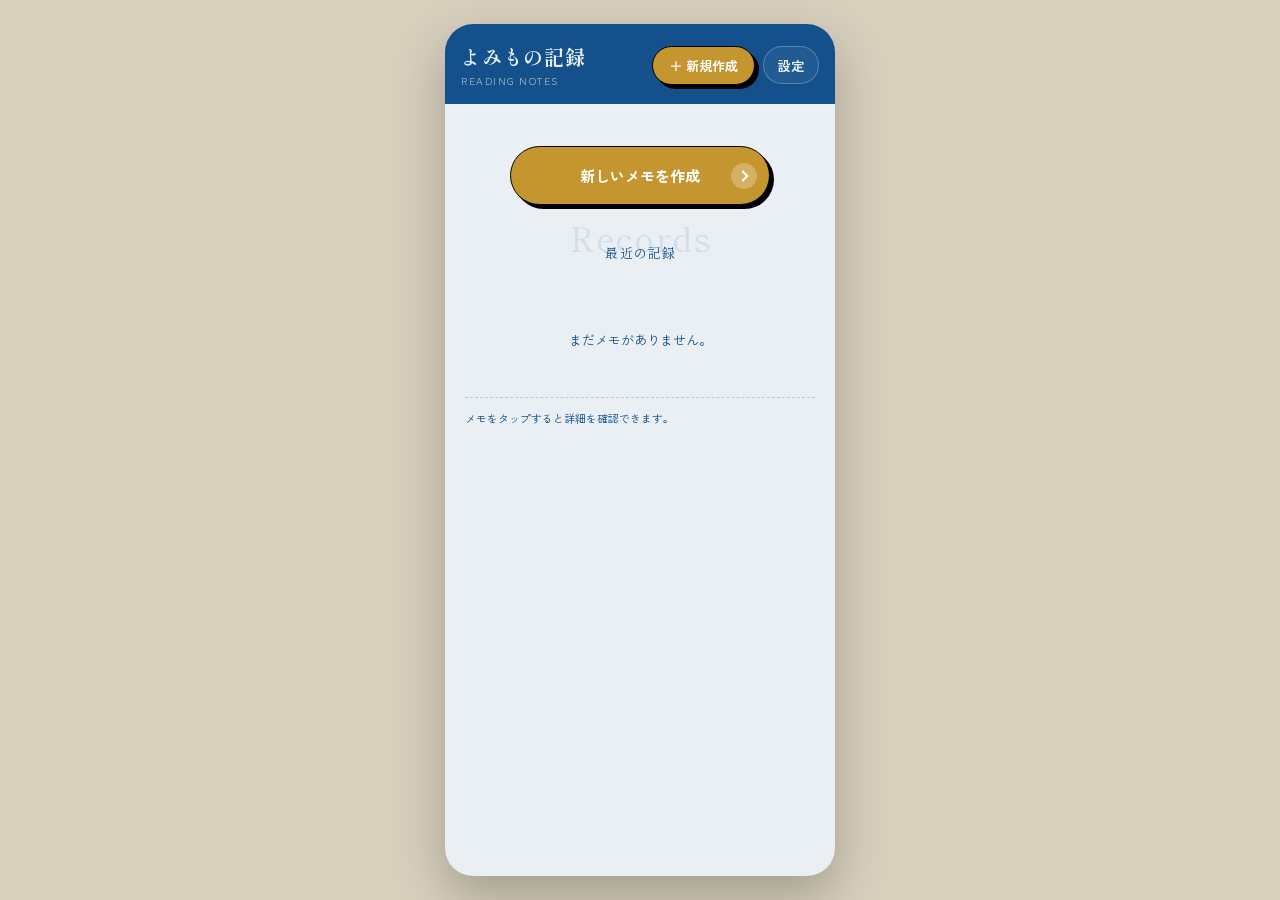
<file: index.html>
<!DOCTYPE html>
<html lang="ja">
<head>
<meta charset="UTF-8">
<meta name="viewport" content="width=device-width, initial-scale=1.0">
<title>ホーム│よみもの記録</title>

<link rel="icon" href="favicon.ico" sizes="any">
<link rel="icon" type="image/png" href="favicon-32.png" sizes="32x32">
<link rel="apple-touch-icon" href="apple-touch-icon.png">
<link rel="manifest" href="manifest.json">
<meta name="theme-color" content="#14518c">

<link rel="preconnect" href="https://fonts.googleapis.com">
<link
  href="https://fonts.googleapis.com/css2?family=Shippori+Mincho:wght@500;700&family=Zen+Kaku+Gothic+New:wght@400;500;700&display=swap"
  rel="stylesheet"
>
<link rel="stylesheet" href="style.css">
</head>
<body>
<div class="frame">

  <header>
    <div class="brand">
      よみもの記録
      <span>READING NOTES</span>
    </div>
    <div class="header-actions">
      <button type="button" class="btn-new-header" id="new-button">＋ 新規作成</button>
      <button type="button" class="icon-btn" id="settings-button">設定</button>
    </div>
  </header>

  <main>
    <div class="left-card">
      <button type="button" class="btn-big" id="create-button">新しいメモを作成</button>
    </div>

    <p class="section-label" data-en="Records"><span>最近の記録</span></p>

    <div id="book-list">
      <p id="empty-message">読み込み中...</p>
    </div>

    <p class="note">メモをタップすると詳細を確認できます。</p>
  </main>

</div>

<script type="module" src="index.js"></script>
</body>
</html>
</file>
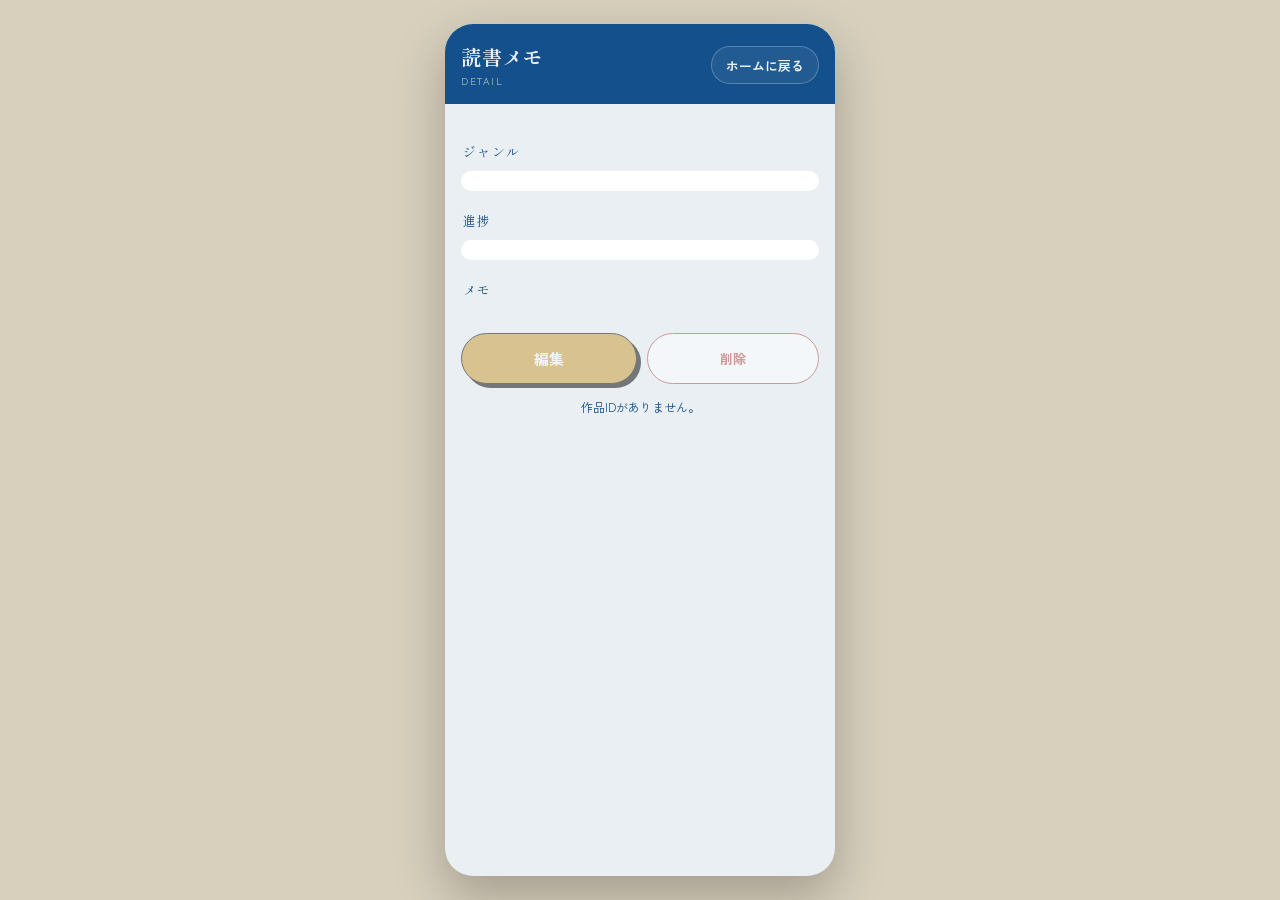
<file: detail.html>
<!DOCTYPE html>
<html lang="ja">
<head>
<meta charset="UTF-8">
<meta name="viewport" content="width=device-width, initial-scale=1.0">
<title>読書メモ│よみもの記録</title>

<link rel="icon" href="favicon.ico" sizes="any">
<link rel="icon" type="image/png" href="favicon-32.png" sizes="32x32">
<link rel="apple-touch-icon" href="apple-touch-icon.png">
<link rel="manifest" href="manifest.json">
<meta name="theme-color" content="#14518c">

<link rel="preconnect" href="https://fonts.googleapis.com">
<link
  href="https://fonts.googleapis.com/css2?family=Shippori+Mincho:wght@500;700&family=Zen+Kaku+Gothic+New:wght@400;500;700&display=swap"
  rel="stylesheet"
>
<link rel="stylesheet" href="style.css">
</head>
<body>
<div class="frame">

  <header>
    <div class="brand">
      読書メモ
      <span>DETAIL</span>
    </div>
    <button type="button" class="icon-btn" id="back-button">ホームに戻る</button>
  </header>

  <main>
    <!-- 表示モード -->
    <section id="view-mode">
      <h1 class="book-title" id="view-title">読み込み中...</h1>
      <p class="book-author" id="view-author"></p>

      <p class="section-label">ジャンル</p>
      <p class="info-box" id="view-genre"></p>

      <p class="section-label">進捗</p>
      <p class="info-box" id="view-status"></p>

      <p class="section-label">メモ</p>
      <div id="view-memos"></div>

      <div class="view-actions">
        <button type="button" class="btn-main" id="edit-button" disabled>編集</button>
        <button type="button" class="btn-danger" id="delete-button" disabled>削除</button>
      </div>
    </section>

    <!-- 編集モード -->
    <div id="editor" hidden></div>

    <p class="message" id="notice"></p>
  </main>

</div>

<script type="module" src="detail.js"></script>
</body>
</html>
</file>
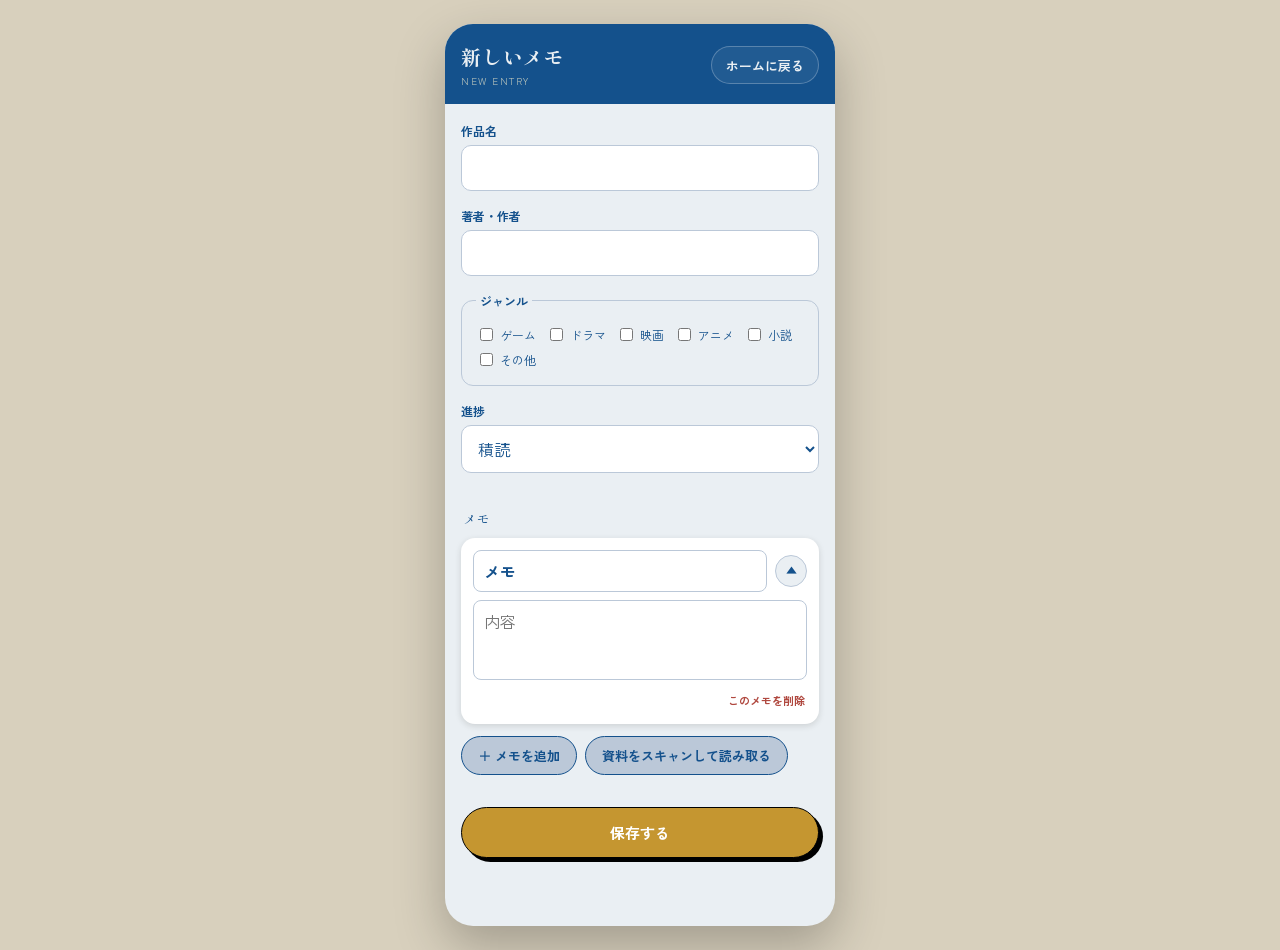
<file: new.html>
<!DOCTYPE html>
<html lang="ja">
<head>
<meta charset="UTF-8">
<meta name="viewport" content="width=device-width, initial-scale=1.0">
<title>新しいメモ│よみもの記録</title>

<link rel="icon" href="favicon.ico" sizes="any">
<link rel="icon" type="image/png" href="favicon-32.png" sizes="32x32">
<link rel="apple-touch-icon" href="apple-touch-icon.png">
<link rel="manifest" href="manifest.json">
<meta name="theme-color" content="#14518c">

<link rel="preconnect" href="https://fonts.googleapis.com">
<link
  href="https://fonts.googleapis.com/css2?family=Shippori+Mincho:wght@500;700&family=Zen+Kaku+Gothic+New:wght@400;500;700&display=swap"
  rel="stylesheet"
>
<link rel="stylesheet" href="style.css">
</head>
<body>
<div class="frame">

  <header>
    <div class="brand">
      新しいメモ
      <span>NEW ENTRY</span>
    </div>
    <button type="button" class="icon-btn" id="back-button">ホームに戻る</button>
  </header>

  <main>
    <div id="editor"></div>
  </main>

</div>

<script type="module" src="new.js"></script>
</body>
</html>
</file>
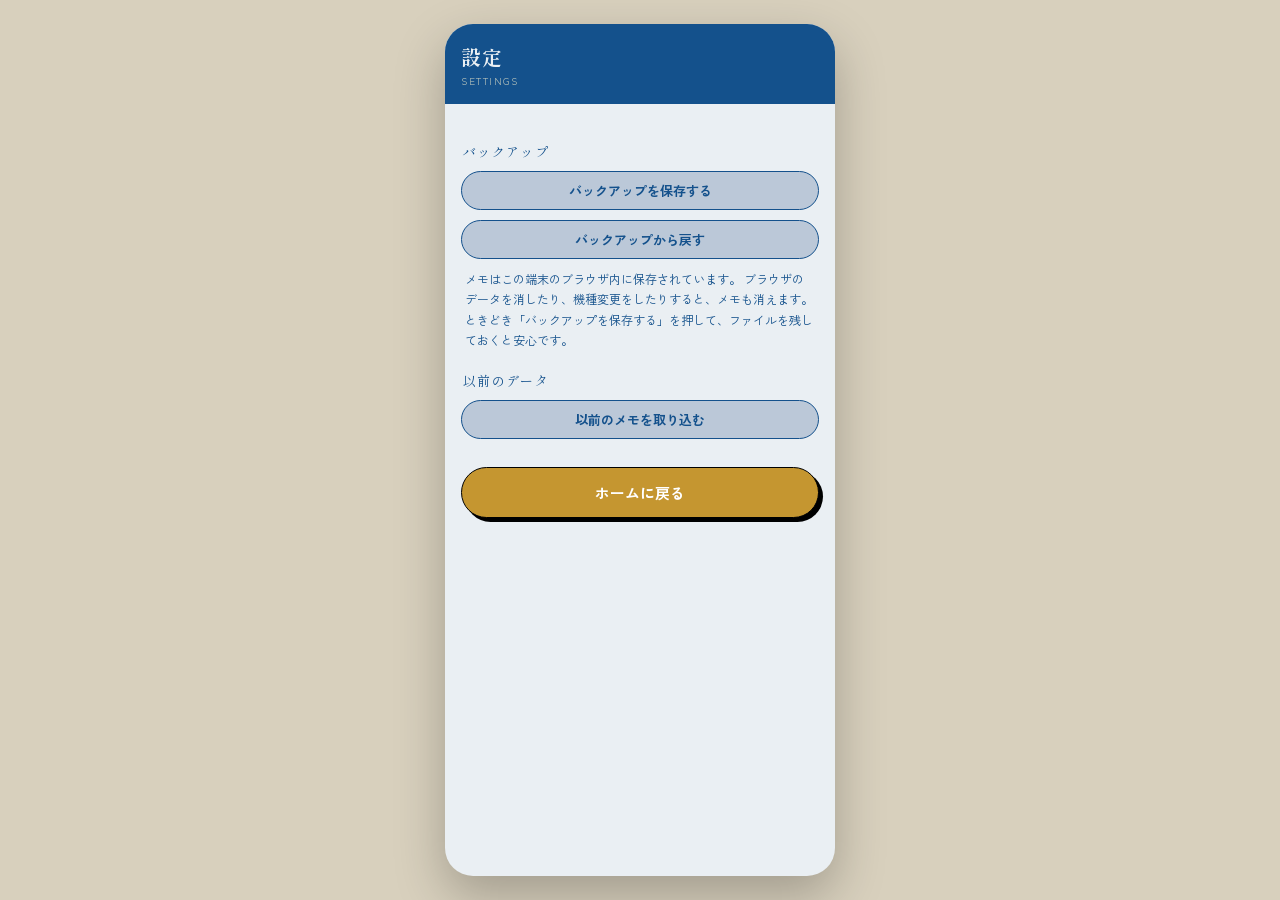
<file: settings.html>
<!DOCTYPE html>
<html lang="ja">
<head>
<meta charset="UTF-8">
<meta name="viewport" content="width=device-width, initial-scale=1.0">
<title>設定│よみもの記録</title>

<link rel="icon" href="favicon.ico" sizes="any">
<link rel="icon" type="image/png" href="favicon-32.png" sizes="32x32">
<link rel="apple-touch-icon" href="apple-touch-icon.png">
<link rel="manifest" href="manifest.json">
<meta name="theme-color" content="#14518c">

<link rel="preconnect" href="https://fonts.googleapis.com">
<link
  href="https://fonts.googleapis.com/css2?family=Shippori+Mincho:wght@500;700&family=Zen+Kaku+Gothic+New:wght@400;500;700&display=swap"
  rel="stylesheet"
>
<link rel="stylesheet" href="style.css">
</head>
<body>
<div class="frame">

  <header>
    <div class="brand">
      設定
      <span>SETTINGS</span>
    </div>
  </header>

  <main>
    <p class="section-label">バックアップ</p>
    <div class="stack">
      <button type="button" class="btn-sub full-width" id="export-button">バックアップを保存する</button>
      <button type="button" class="btn-sub full-width" id="import-button">バックアップから戻す</button>
    </div>
    <input type="file" id="import-file" accept="application/json,.json" hidden>
    <p class="settings-note">
      メモはこの端末のブラウザ内に保存されています。
      ブラウザのデータを消したり、機種変更をしたりすると、メモも消えます。
      ときどき「バックアップを保存する」を押して、ファイルを残しておくと安心です。
    </p>

    <p class="section-label">以前のデータ</p>
    <button type="button" class="btn-sub full-width" id="migrate-button">以前のメモを取り込む</button>

    <button type="button" class="btn-main full-width mt-28" id="back-button">ホームに戻る</button>

    <p class="message" id="message"></p>
  </main>

</div>

<script type="module" src="settings.js"></script>
</body>
</html>
</file>
<file: style.css>
:root {
  --kurai: #14518c;
  --choikura: #bbc8d8;
  --main: #c59630;
  --akarui: #eaeff3;
  --danger: #b0483f;
}

[hidden] {
  display: none !important;
}

* {
  box-sizing: border-box;
}

body {
  margin: 0;
  background: #d8d0bd;
  color: var(--kurai);
  font-family: "Zen Kaku Gothic New", sans-serif;
  display: flex;
  justify-content: center;
  min-height: 100vh;
  padding: 24px 0;
}

/* ===== 枠・ヘッダー ===== */

.frame {
  width: 390px;
  min-height: 780px;
  background: var(--akarui);
  border-radius: 28px;
  overflow: hidden;
  box-shadow: 0 20px 50px rgba(0, 0, 0, 0.25);
  display: flex;
  flex-direction: column;
}

header {
  background: var(--kurai);
  color: var(--akarui);
  padding: 18px 16px 16px;
  display: flex;
  align-items: center;
  justify-content: space-between;
}

.brand {
  font-family: "Shippori Mincho", serif;
  font-weight: 700;
  font-size: 20px;
  letter-spacing: 0.04em;
}

.brand span {
  display: block;
  font-family: "Zen Kaku Gothic New", sans-serif;
  font-size: 10px;
  font-weight: 400;
  letter-spacing: 0.15em;
  color: #b9c4bc;
  margin-top: 2px;
}

.header-actions {
  display: flex;
  align-items: center;
  gap: 8px;
}

main {
  padding: 18px 16px 40px;
  flex: 1;
}

/* ===== ボタン ===== */

button {
  font-family: "Zen Kaku Gothic New", sans-serif;
  cursor: pointer;
}

button:disabled {
  opacity: 0.5;
  cursor: default;
}

.icon-btn {
  height: 38px;
  padding: 0 14px;
  border-radius: 20px;
  border: 1px solid rgba(255, 255, 255, 0.25);
  background: rgba(255, 255, 255, 0.06);
  color: var(--akarui);
  font-weight: 700;
  font-size: 13px;
  white-space: nowrap;
}

.btn-new-header {
  background: var(--main);
  color: #fff;
  border: 1px solid black;
  border-radius: 50px;
  box-shadow: 4px 4px black;
  padding: 9px 16px;
  font-weight: 700;
  font-size: 13px;
}

.btn-main {
  padding: 14px;
  font-size: 15px;
  font-weight: 700;
  background: var(--main);
  color: #fff;
  border: 1px solid black;
  border-radius: 50px;
  box-shadow: 4px 4px black;
  text-align: center;
}

.btn-sub {
  background: var(--choikura);
  color: var(--kurai);
  border: 1px solid var(--kurai);
  border-radius: 50px;
  padding: 9px 16px;
  font-weight: 700;
  font-size: 13px;
}

.btn-danger {
  background: #fff;
  color: var(--danger);
  border: 1px solid var(--danger);
  border-radius: 50px;
  padding: 12px;
  font-size: 13px;
  font-weight: 700;
}

.btn-cancel {
  background: #fff;
  color: var(--kurai);
  border: 1px solid var(--choikura);
  border-radius: 50px;
  padding: 12px;
  font-size: 13px;
  font-weight: 700;
}

/* ===== 見出し・メッセージ ===== */

.section-label {
  font-family: "Shippori Mincho", serif;
  font-size: 13px;
  color: var(--kurai);
  letter-spacing: 0.1em;
  margin: 20px 0 10px 2px;
}

.section-label[data-en] {
  position: relative;
  padding: 30px 0 28px;
  text-align: center;
  margin: 0 0 10px 2px;
}

.section-label[data-en] span {
  position: relative;
  z-index: 2;
}

.section-label[data-en]::before {
  content: attr(data-en);
  position: absolute;
  top: 0;
  left: 50%;
  transform: translateX(-50%);
  color: rgb(20 80 140 / 0.1);
  font-size: 34px;
  z-index: 1;
}

.message {
  margin: 14px 4px 0;
  font-size: 12px;
  color: var(--kurai);
  text-align: center;
  min-height: 14px;
  overflow-wrap: anywhere;
}

/* ===== ホーム ===== */

.left-card {
  display: flex;
  justify-content: center;
}

.btn-big {
  position: relative;
  margin: 24px 0 8px;
  padding: 18px 30px;
  width: 260px;
  font-size: 15px;
  font-weight: 700;
  color: #fff;
  text-align: center;
  background: var(--main);
  border: 1px solid black;
  border-radius: 50px;
  box-shadow: 4px 4px black;
}

.btn-big::before {
  content: "";
  position: absolute;
  top: 50%;
  right: 12px;
  transform: translateY(-50%);
  width: 26px;
  height: 26px;
  background: rgba(255, 255, 255, 0.25);
  border-radius: 50%;
}

.btn-big::after {
  content: "";
  position: absolute;
  top: 50%;
  right: 22px;
  transform: translateY(-50%) rotate(45deg);
  width: 6px;
  height: 6px;
  border-top: 2px solid #fff;
  border-right: 2px solid #fff;
}

#book-list {
  display: grid;
  grid-template-columns: 1fr 1fr;
  gap: 12px;
}

.book-card {
  background: #edf3f7;
  border-radius: 14px;
  overflow: hidden;
  box-shadow: 0 2px 6px rgba(43, 38, 32, 0.25);
  cursor: pointer;
  transition: transform 0.15s ease, box-shadow 0.15s ease;
}

.book-card:active {
  transform: scale(0.98);
  box-shadow: 0 1px 3px rgba(43, 38, 32, 0.12);
}

.book-card h3 {
  font-weight: 700;
  font-size: 15px;
  line-height: 1.4;
  margin: 0;
  padding: 14px 12px 8px;
  overflow-wrap: anywhere;
}

.book-card p {
  font-size: 11px;
  line-height: 1.5;
  margin: 0 12px 6px;
}

.book-card p:last-child {
  margin-bottom: 14px;
}

#empty-message,
#list-error {
  grid-column: 1 / -1;
  text-align: center;
  font-size: 13px;
  padding: 30px 10px;
  margin: 0;
  overflow-wrap: anywhere;
}

.note {
  margin: 18px 4px 0;
  font-size: 11px;
  line-height: 1.6;
  border-top: 1px dashed var(--choikura);
  padding-top: 12px;
}

/* ===== フォーム共通 ===== */

.form-group {
  margin-bottom: 16px;
}

.form-group label {
  display: block;
  font-size: 12px;
  font-weight: 700;
  margin-bottom: 6px;
}

input[type="text"],
input[type="email"],
input[type="password"],
select,
textarea {
  font-family: "Zen Kaku Gothic New", sans-serif;
  font-size: 16px; /* iPhoneで入力時に拡大されないよう16px */
  color: var(--kurai);
}

.form-group input,
.form-group select {
  width: 100%;
  padding: 10px 12px;
  border: 1px solid var(--choikura);
  border-radius: 10px;
  background: #fff;
}

.form-group input:focus,
.form-group select:focus {
  outline: 2px solid var(--main);
  outline-offset: 1px;
}

fieldset {
  border: 1px solid var(--choikura);
  border-radius: 12px;
  padding: 12px 14px 14px;
  margin: 0 0 16px;
}

legend {
  font-size: 12px;
  font-weight: 700;
  padding: 0 4px;
}

fieldset label {
  display: inline-flex;
  align-items: center;
  gap: 4px;
  font-size: 12px;
  margin: 4px 10px 0 0;
}

/* ===== 編集フォーム ===== */

#book-form {
  display: flex;
  flex-direction: column;
}

#book-form > .btn-main {
  margin-top: 8px;
}

#book-form > .btn-cancel {
  margin-top: 10px;
}

.form-tools {
  display: flex;
  flex-wrap: wrap;
  gap: 8px;
  margin-bottom: 24px;
}

/* ===== メモ(表示・編集 共通) ===== */

#memo-list,
#view-memos {
  display: flex;
  flex-direction: column;
  gap: 12px;
  margin-bottom: 12px;
}

.memo-item {
  background: #fff;
  border-radius: 14px;
  box-shadow: 0 2px 6px rgba(43, 38, 32, 0.15);
  padding: 12px;
  display: flex;
  flex-direction: column;
  gap: 8px;
}

.memo-header {
  display: flex;
  align-items: center;
  gap: 8px;
}

.memo-label {
  flex: 1;
  min-width: 0;
  border: 1px solid var(--choikura);
  border-radius: 8px;
  padding: 8px 10px;
  font-weight: 700;
}

.memo-label-text {
  flex: 1;
  margin: 0;
  font-weight: 700;
  font-size: 14px;
  overflow-wrap: anywhere;
}

.toggle-memo-button {
  flex-shrink: 0;
  width: 32px;
  height: 32px;
  border-radius: 50%;
  border: 1px solid var(--choikura);
  background: var(--akarui);
  color: var(--kurai);
  font-size: 11px;
  transition: transform 0.15s ease;
}

/* 開いているときは矢印を反転 */
.memo-item:not(.collapsed) .toggle-memo-button {
  transform: rotate(180deg);
}

.memo-body {
  display: flex;
  flex-direction: column;
  gap: 8px;
}

.memo-item.collapsed .memo-body {
  display: none;
}

.memo-content {
  border: 1px solid var(--choikura);
  border-radius: 8px;
  padding: 8px 10px;
  min-height: 80px;
  resize: none;
  overflow: hidden;
}

.memo-content-text {
  margin: 0;
  font-size: 13px;
  line-height: 1.6;
  white-space: pre-wrap;
  overflow-wrap: anywhere;
}

.delete-memo-button {
  align-self: flex-end;
  background: none;
  border: none;
  color: var(--danger);
  font-size: 11px;
  font-weight: 700;
  padding: 4px 2px;
}

/* ===== 詳細(表示モード) ===== */

.book-title {
  font-family: "Shippori Mincho", serif;
  font-size: 19px;
  font-weight: 700;
  margin: 4px 2px;
  overflow-wrap: anywhere;
}

.book-author {
  font-size: 12px;
  margin: 0 2px 12px;
}

.info-box {
  font-size: 13px;
  background: #fff;
  border-radius: 10px;
  padding: 10px 12px;
  margin: 0;
}

.view-actions {
  display: flex;
  gap: 10px;
  margin-top: 24px;
}

.view-actions button {
  flex: 1;
}

/* ===== 設定 ===== */

.settings-card {
  background: #fff;
  border-radius: 14px;
  box-shadow: 0 2px 6px rgba(43, 38, 32, 0.15);
  padding: 14px 16px;
}

.settings-card p {
  margin: 0;
  font-size: 13px;
  overflow-wrap: anywhere;
}

.full-width {
  width: 100%;
}

.mt-28 {
  margin-top: 28px;
}

.stack {
  display: flex;
  flex-direction: column;
  gap: 10px;
}

.settings-note {
  font-size: 12px;
  line-height: 1.7;
  margin: 10px 4px 0;
}

/* ===== スキャン ===== */

.scan-modal {
  position: fixed;
  inset: 0;
  background: rgba(0, 0, 0, 0.6);
  display: flex;
  align-items: center;
  justify-content: center;
  z-index: 100;
}

.scan-modal-inner {
  background: var(--akarui);
  border-radius: 20px;
  padding: 16px;
  width: 90%;
  max-width: 360px;
  max-height: 90vh;
  overflow-y: auto;
  display: flex;
  flex-direction: column;
  gap: 10px;
}

.scan-modal-inner h2 {
  font-family: "Shippori Mincho", serif;
  font-size: 16px;
  margin: 0;
}

#scan-video {
  width: 100%;
  border-radius: 10px;
  background: #000;
}

.scan-buttons {
  display: flex;
  gap: 8px;
}

.scan-buttons button {
  flex: 1;
  padding: 10px;
  border-radius: 50px;
  border: 1px solid var(--kurai);
  background: var(--choikura);
  color: var(--kurai);
  font-weight: 700;
  font-size: 13px;
}

#scan-result {
  border: 1px solid var(--choikura);
  border-radius: 8px;
  padding: 8px 10px;
  min-height: 100px;
  resize: vertical;
}

#scan-status {
  font-size: 12px;
  text-align: center;
  margin: 0;
}

/* ===== スマホ ===== */

@media (max-width: 420px) {
  body {
    padding: 0;
    background: var(--akarui);
  }

  .frame {
    width: 100%;
    min-height: 100vh;
    border-radius: 0;
    box-shadow: none;
  }
}
</file>
